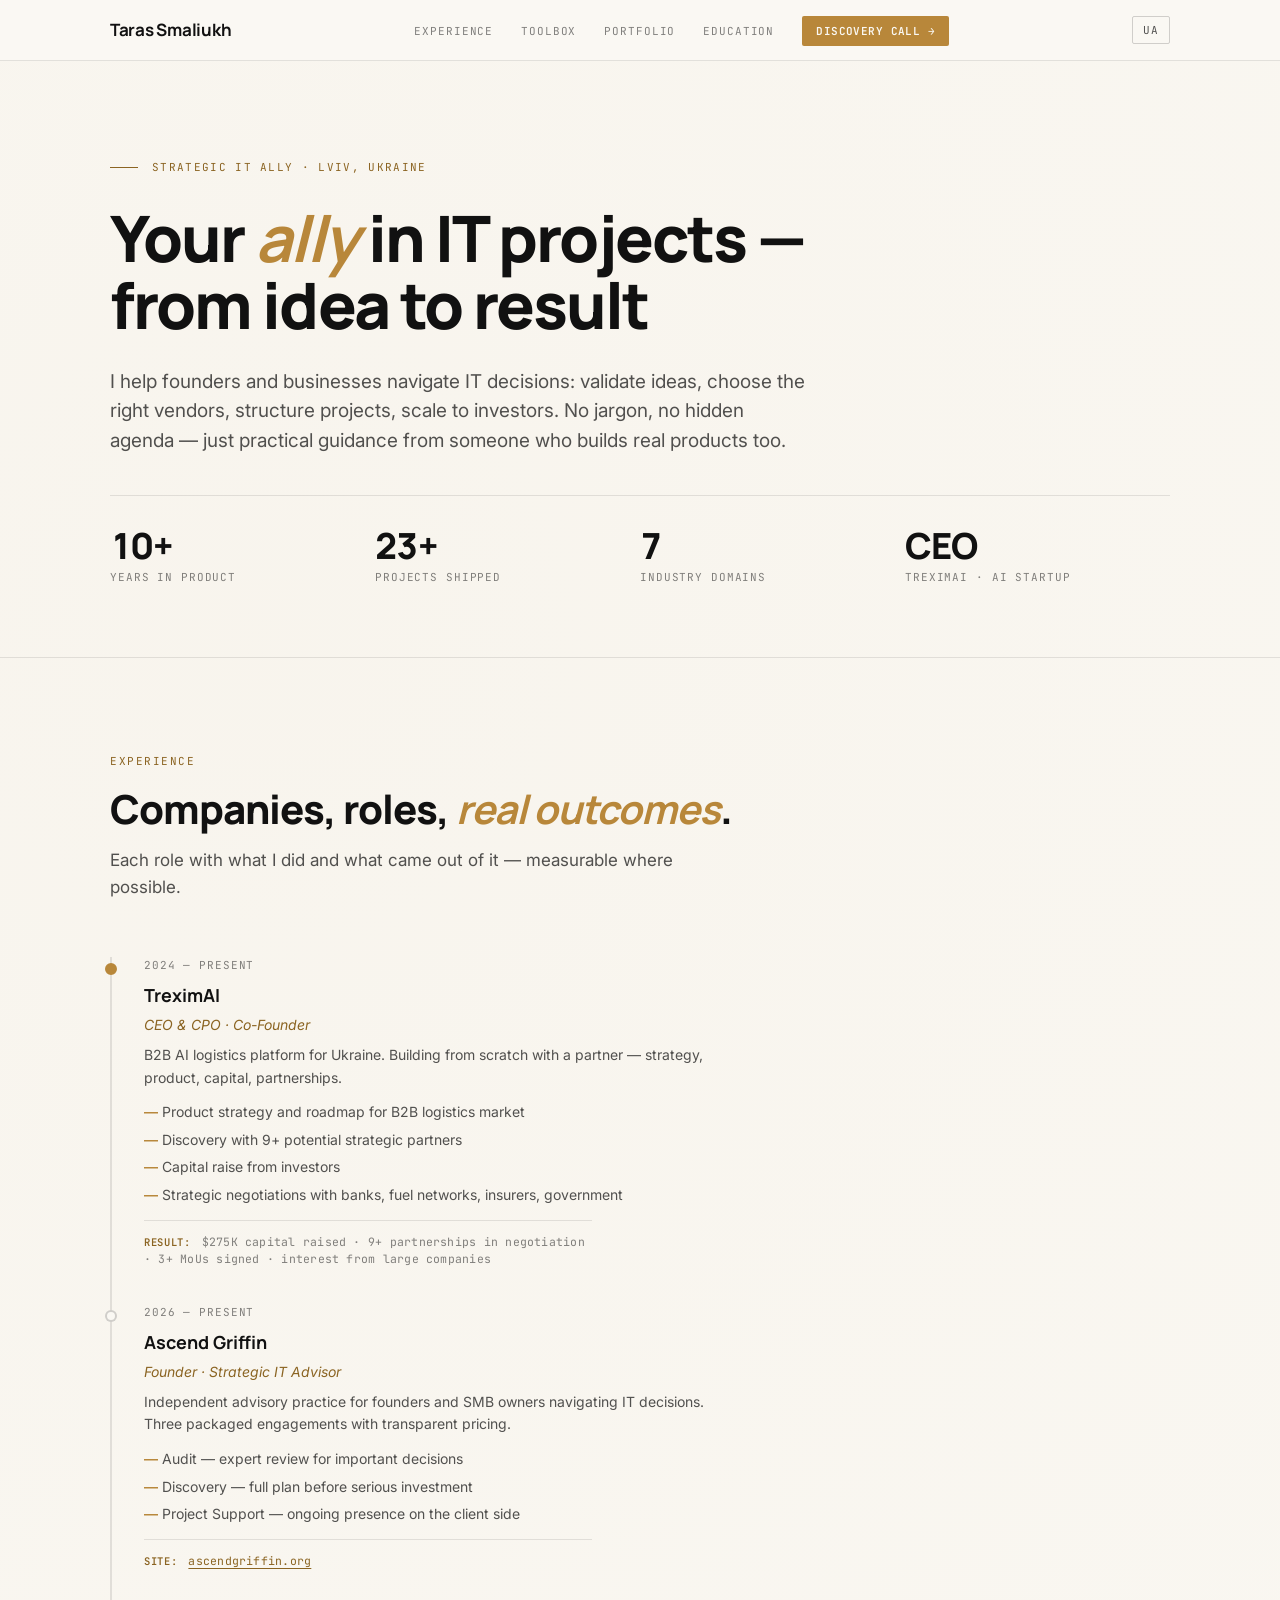
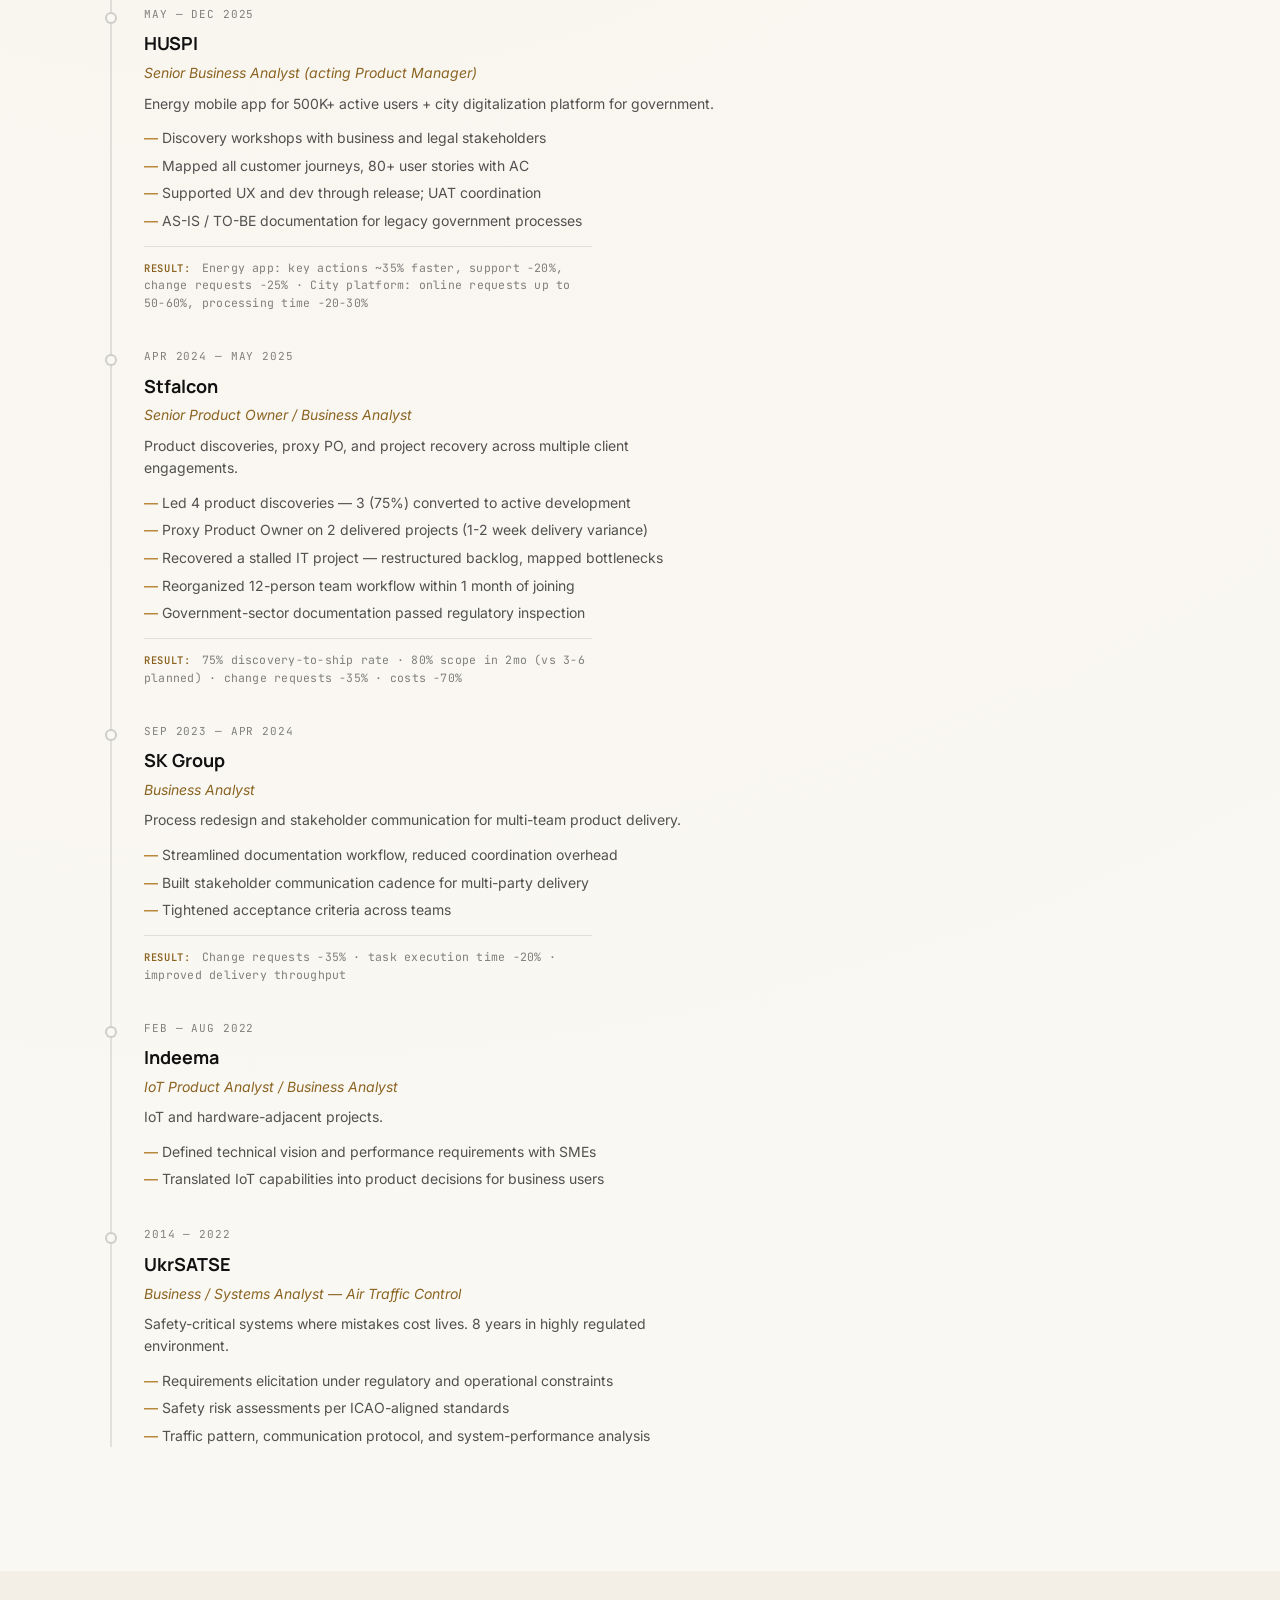
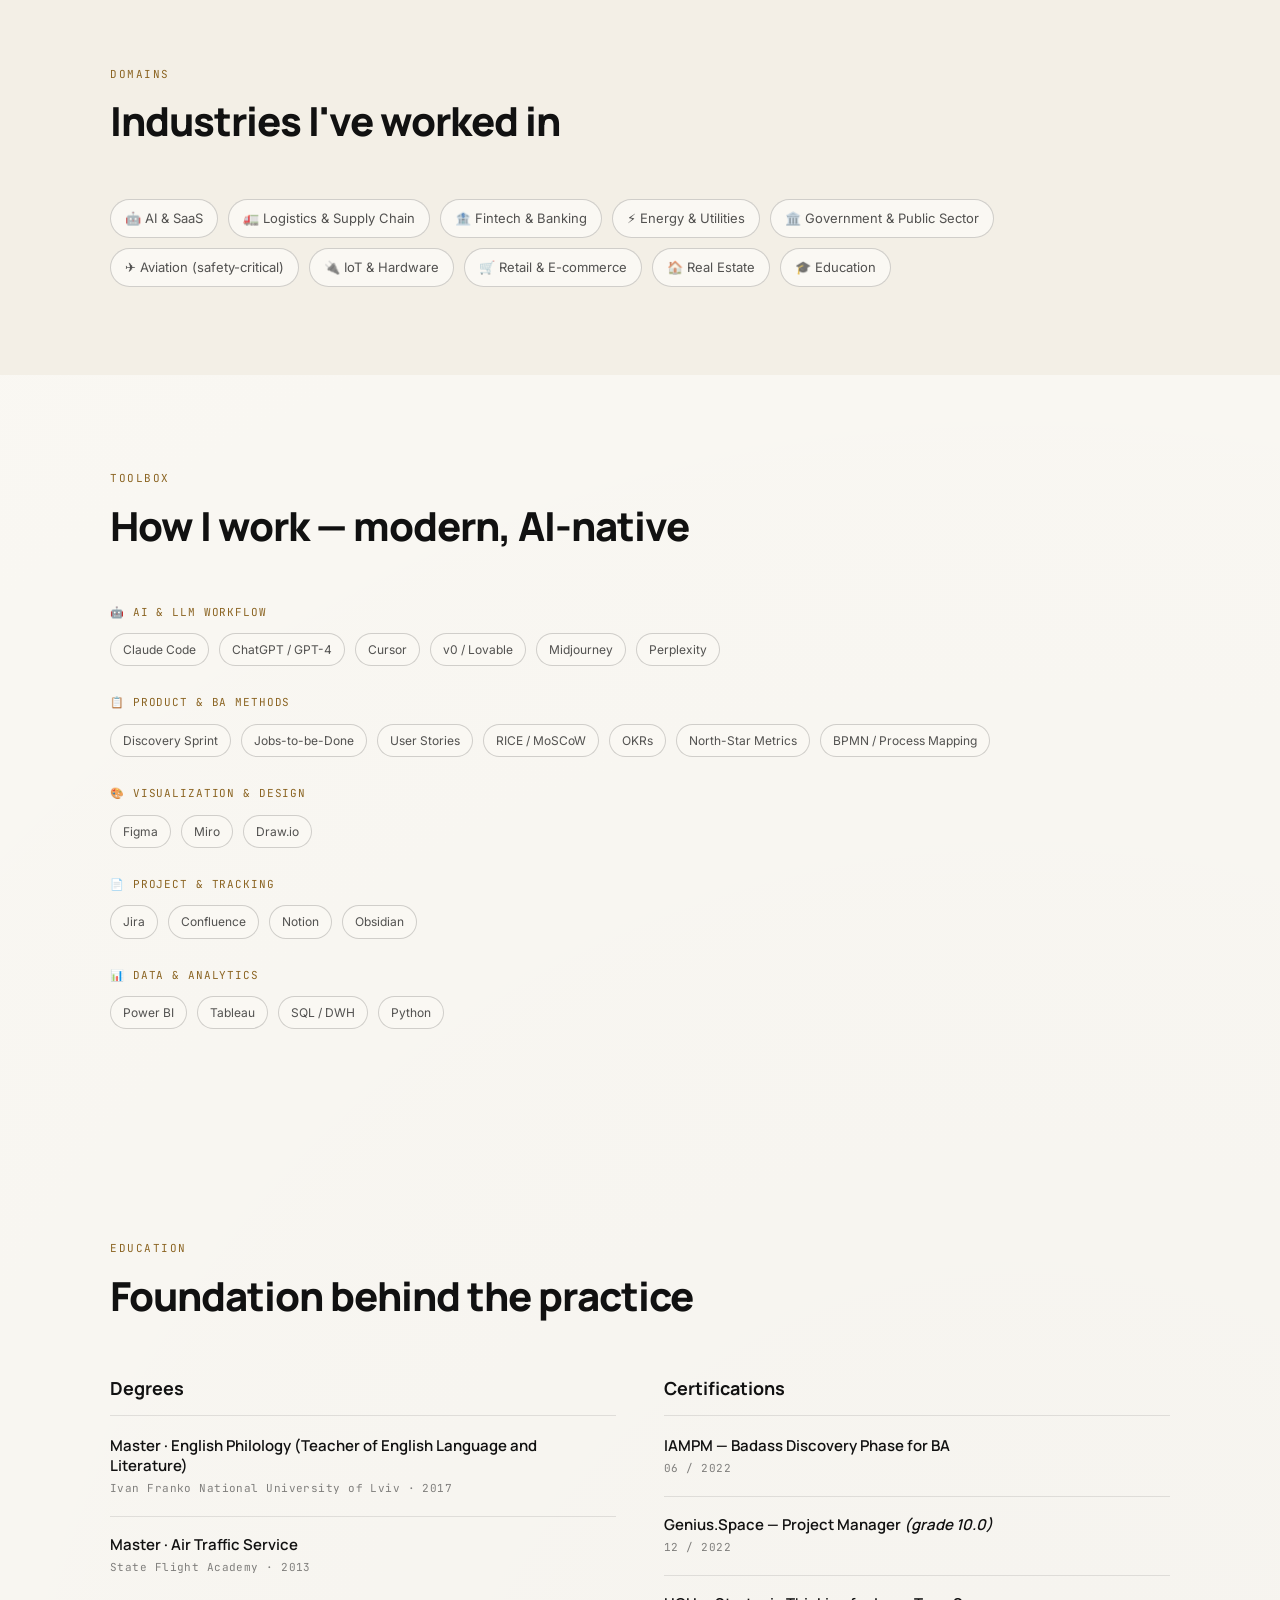
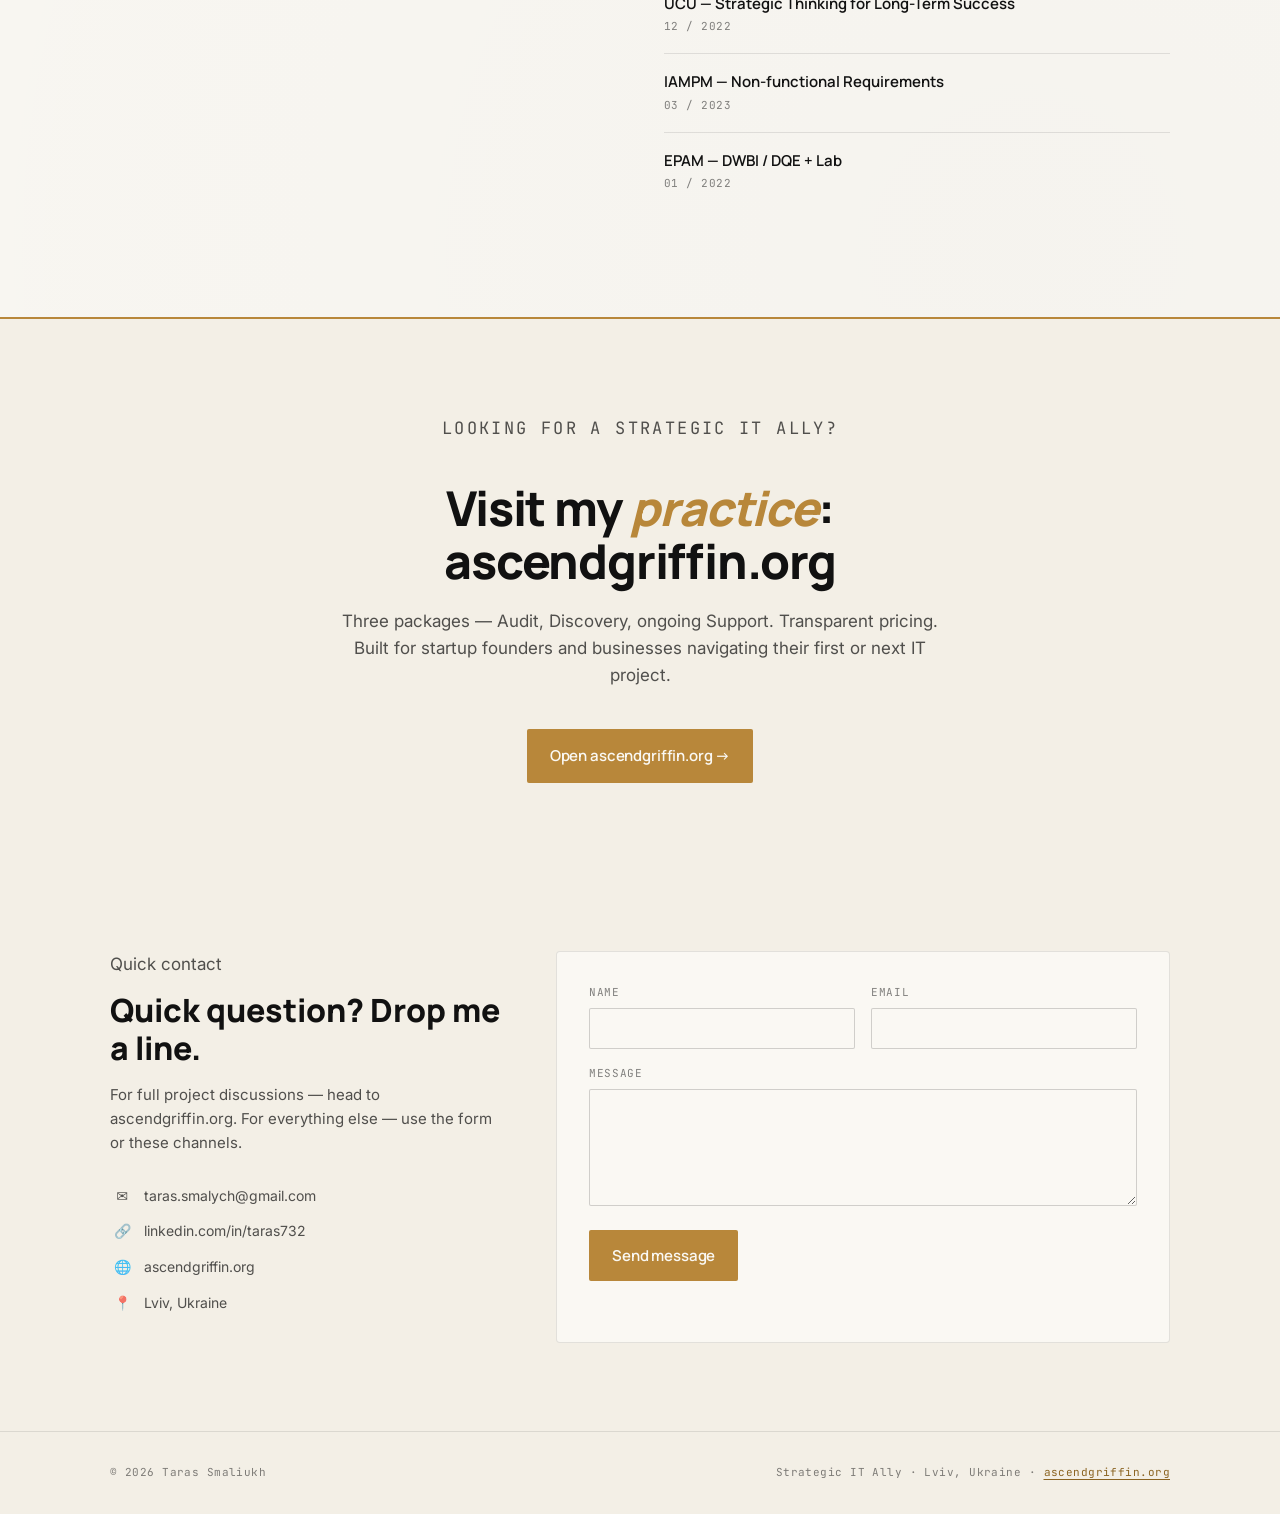
<file: index.html>
<!DOCTYPE html>
<html lang="en">
<head>
  <meta charset="UTF-8" />
  <meta name="viewport" content="width=device-width, initial-scale=1.0" />
  <title>Taras Smaliukh — Strategic IT Ally for Founders & Startups</title>
  <meta name="description" content="Strategic IT advisor for startup founders and businesses. From idea validation to scale — practical guidance, no jargon. Lviv, Ukraine.">
  <link rel="preconnect" href="https://fonts.googleapis.com">
  <link rel="preconnect" href="https://fonts.gstatic.com" crossorigin>
  <link href="https://fonts.googleapis.com/css2?family=Manrope:wght@400;500;600;700;800&family=Inter:wght@400;500;600;700&family=JetBrains+Mono:wght@400;500;600&display=swap" rel="stylesheet">
  <link rel="stylesheet" href="style.css">
</head>
<body>

<!-- NAV -->
<nav class="nav" id="nav">
  <div class="nav__inner">
    <a class="nav__name" href="#hero">Taras Smaliukh</a>
    <ul class="nav__links" id="navLinks">
      <li><a href="#experience" class="i18n" data-en="Experience" data-uk="Досвід">Experience</a></li>
      <li><a href="#tools" class="i18n" data-en="Toolbox" data-uk="Інструменти">Toolbox</a></li>
      <li><a href="portfolio.html" class="i18n" data-en="Portfolio" data-uk="Портфоліо">Portfolio</a></li>
      <li><a href="#education" class="i18n" data-en="Education" data-uk="Освіта">Education</a></li>
      <li><a href="https://ascendgriffin.org" target="_blank" rel="noopener" class="nav__cta i18n" data-en="Discovery Call →" data-uk="Discovery Call →">Discovery Call →</a></li>
    </ul>
    <div class="nav__right">
      <button class="lang-btn" id="langBtn" aria-label="Switch language">UA</button>
      <button class="nav__burger" aria-label="Menu" id="navBurger">
        <span></span><span></span><span></span>
      </button>
    </div>
  </div>
</nav>

<!-- HERO -->
<section class="hero" id="hero">
  <div class="hero__inner">
    <p class="hero__badge">
      <span class="i18n" data-en="Strategic IT Ally · Lviv, Ukraine" data-uk="Стратегічний IT-союзник · Львів, Україна">Strategic IT Ally · Lviv, Ukraine</span>
    </p>
    <h1 class="hero__title">
      <span class="i18n"
            data-en="Your <em>ally</em> in IT projects — from idea to result"
            data-uk="Ваш <em>союзник</em> у IT-проєктах — від ідеї до результату">
        Your <em>ally</em> in IT projects — from idea to result
      </span>
    </h1>
    <p class="hero__sub i18n"
       data-en="I help founders and businesses navigate IT decisions: validate ideas, choose the right vendors, structure projects, scale to investors. No jargon, no hidden agenda — just practical guidance from someone who builds real products too."
       data-uk="Допомагаю засновникам і бізнесу приймати IT-рішення: валідувати ідеї, обирати правильних виконавців, структурувати проєкти, масштабувати до інвесторів. Без жаргону і прихованих мотивів — тільки практичні поради від людини, яка сама будує реальні продукти.">
      I help founders and businesses navigate IT decisions: validate ideas, choose the right vendors, structure projects, scale to investors. No jargon, no hidden agenda — just practical guidance from someone who builds real products too.
    </p>

    <div class="hero__stats">
      <div class="stat">
        <span class="stat__num">10+</span>
        <span class="stat__label i18n" data-en="Years in product" data-uk="Років у продукті">Years in product</span>
      </div>
      <div class="stat">
        <span class="stat__num">23+</span>
        <span class="stat__label i18n" data-en="Projects shipped" data-uk="Проєктів реалізовано">Projects shipped</span>
      </div>
      <div class="stat">
        <span class="stat__num">7</span>
        <span class="stat__label i18n" data-en="Industry domains" data-uk="Доменів індустрії">Industry domains</span>
      </div>
      <div class="stat">
        <span class="stat__num">CEO</span>
        <span class="stat__label i18n" data-en="TreximAI · AI startup" data-uk="TreximAI · AI-стартап">TreximAI · AI startup</span>
      </div>
    </div>
  </div>
</section>

<!-- EXPERIENCE — career timeline with case-study details -->
<section class="section" id="experience">
  <div class="container">
    <div class="section__head fade-up">
      <span class="label i18n" data-en="Experience" data-uk="Досвід">Experience</span>
      <h2 class="i18n" data-en="Companies, roles, <em>real outcomes</em>." data-uk="Компанії, ролі, <em>справжні результати</em>.">Companies, roles, <em>real outcomes</em>.</h2>
      <p class="section__desc i18n"
         data-en="Each role with what I did and what came out of it — measurable where possible."
         data-uk="Кожна роль з тим, що я робив і що з цього вийшло — з вимірюваними результатами де можливо.">
        Each role with what I did and what came out of it — measurable where possible.
      </p>
    </div>

    <div class="timeline fade-up">

      <!-- TreximAI -->
      <div class="timeline__item is-active">
        <span class="timeline__period">2024 — Present</span>
        <h3 class="timeline__company">TreximAI</h3>
        <span class="timeline__role i18n" data-en="CEO &amp; CPO · Co-Founder" data-uk="CEO та CPO · Співзасновник">CEO & CPO · Co-Founder</span>
        <p class="timeline__desc i18n"
           data-en="B2B AI logistics platform for Ukraine. Building from scratch with a partner — strategy, product, capital, partnerships."
           data-uk="B2B AI-платформа для логістики в Україні. Будую з нуля разом з партнером — стратегія, продукт, капітал, партнерства.">
          B2B AI logistics platform for Ukraine. Building from scratch with a partner — strategy, product, capital, partnerships.
        </p>
        <ul class="timeline__bullets">
          <li class="i18n" data-en="Product strategy and roadmap for B2B logistics market" data-uk="Продуктова стратегія і roadmap для B2B-логістики">Product strategy and roadmap for B2B logistics market</li>
          <li class="i18n" data-en="Discovery with 9+ potential strategic partners" data-uk="Discovery з 9+ потенційними партнерами">Discovery with 9+ potential strategic partners</li>
          <li class="i18n" data-en="Capital raise from investors" data-uk="Залучення інвесторів і капіталу">Capital raise from investors</li>
          <li class="i18n" data-en="Strategic negotiations with banks, fuel networks, insurers, government" data-uk="Стратегічні переговори з банками, паливом, страховими, державою">Strategic negotiations with banks, fuel networks, insurers, government</li>
        </ul>
        <div class="timeline__result">
          <span class="timeline__result-label i18n" data-en="Result:" data-uk="Результат:">Result:</span>
          <span class="i18n" data-en="$275K capital raised · 9+ partnerships in negotiation · 3+ MoUs signed · interest from large companies" data-uk="$275K інвестицій · 9+ партнерств у переговорах · 3+ підписані меморандуми · інтерес від великих компаній">$275K capital raised · 9+ partnerships in negotiation · 3+ MoUs signed · interest from large companies</span>
        </div>
      </div>

      <!-- Ascend Griffin -->
      <div class="timeline__item">
        <span class="timeline__period">2026 — Present</span>
        <h3 class="timeline__company">Ascend Griffin</h3>
        <span class="timeline__role i18n" data-en="Founder · Strategic IT Advisor" data-uk="Засновник · Стратегічний IT-радник">Founder · Strategic IT Advisor</span>
        <p class="timeline__desc i18n"
           data-en="Independent advisory practice for founders and SMB owners navigating IT decisions. Three packaged engagements with transparent pricing."
           data-uk="Незалежна радницька практика для засновників і власників бізнесу, які приймають IT-рішення. Три пакети співпраці з прозорими цінами.">
          Independent advisory practice for founders and SMB owners navigating IT decisions. Three packaged engagements with transparent pricing.
        </p>
        <ul class="timeline__bullets">
          <li class="i18n" data-en="Audit — expert review for important decisions" data-uk="Аудит — експертна перевірка перед важливими рішеннями">Audit — expert review for important decisions</li>
          <li class="i18n" data-en="Discovery — full plan before serious investment" data-uk="Дослідження — повний план перед витратою бюджету">Discovery — full plan before serious investment</li>
          <li class="i18n" data-en="Project Support — ongoing presence on the client side" data-uk="Супровід проєкту — постійна присутність на стороні клієнта">Project Support — ongoing presence on the client side</li>
        </ul>
        <div class="timeline__result">
          <span class="timeline__result-label i18n" data-en="Site:" data-uk="Сайт:">Site:</span>
          <a href="https://ascendgriffin.org" target="_blank" rel="noopener">ascendgriffin.org</a>
        </div>
      </div>

      <!-- HUSPI -->
      <div class="timeline__item">
        <span class="timeline__period">May — Dec 2025</span>
        <h3 class="timeline__company">HUSPI</h3>
        <span class="timeline__role i18n" data-en="Senior Business Analyst (acting Product Manager)" data-uk="Senior Business Analyst (acting Product Manager)">Senior Business Analyst (acting Product Manager)</span>
        <p class="timeline__desc i18n"
           data-en="Energy mobile app for 500K+ active users + city digitalization platform for government."
           data-uk="Мобільний додаток для енергетики на 500K+ активних користувачів + платформа цифровізації для держадміністрації.">
          Energy mobile app for 500K+ active users + city digitalization platform for government.
        </p>
        <ul class="timeline__bullets">
          <li class="i18n" data-en="Discovery workshops with business and legal stakeholders" data-uk="Discovery-воркшопи з бізнесом і юристами">Discovery workshops with business and legal stakeholders</li>
          <li class="i18n" data-en="Mapped all customer journeys, 80+ user stories with AC" data-uk="Картування customer journeys, 80+ user stories з критеріями приймання">Mapped all customer journeys, 80+ user stories with AC</li>
          <li class="i18n" data-en="Supported UX and dev through release; UAT coordination" data-uk="Супровід UX і dev до релізу, координація UAT">Supported UX and dev through release; UAT coordination</li>
          <li class="i18n" data-en="AS-IS / TO-BE documentation for legacy government processes" data-uk="Документація AS-IS / TO-BE для legacy-процесів держсектору">AS-IS / TO-BE documentation for legacy government processes</li>
        </ul>
        <div class="timeline__result">
          <span class="timeline__result-label i18n" data-en="Result:" data-uk="Результат:">Result:</span>
          <span class="i18n" data-en="Energy app: key actions ~35% faster, support −20%, change requests −25% · City platform: online requests up to 50-60%, processing time −20-30%" data-uk="Енергетика: ключові дії на 35% швидші, дзвінки в підтримку −20%, зайвих змін −25% · Міська платформа: онлайн-звернення зросли до 50-60%, час обробки −20-30%">Energy app: key actions ~35% faster, support −20%, change requests −25% · City platform: online requests up to 50-60%, processing time −20-30%</span>
        </div>
      </div>

      <!-- Stfalcon -->
      <div class="timeline__item">
        <span class="timeline__period">Apr 2024 — May 2025</span>
        <h3 class="timeline__company">Stfalcon</h3>
        <span class="timeline__role i18n" data-en="Senior Product Owner / Business Analyst" data-uk="Senior Product Owner / Business Analyst">Senior Product Owner / Business Analyst</span>
        <p class="timeline__desc i18n"
           data-en="Product discoveries, proxy PO, and project recovery across multiple client engagements."
           data-uk="Product discoveries, proxy PO, відновлення проєктів на декількох клієнтських engagement-ах.">
          Product discoveries, proxy PO, and project recovery across multiple client engagements.
        </p>
        <ul class="timeline__bullets">
          <li class="i18n" data-en="Led 4 product discoveries — 3 (75%) converted to active development" data-uk="4 product discoveries — 3 (75%) дійшли до активної розробки">Led 4 product discoveries — 3 (75%) converted to active development</li>
          <li class="i18n" data-en="Proxy Product Owner on 2 delivered projects (1-2 week delivery variance)" data-uk="Proxy PO на 2 delivered проєктах з delivery variance 1-2 тижні">Proxy Product Owner on 2 delivered projects (1-2 week delivery variance)</li>
          <li class="i18n" data-en="Recovered a stalled IT project — restructured backlog, mapped bottlenecks" data-uk="Відновив застряглий IT-проєкт — переструктурував беклог, картував bottlenecks">Recovered a stalled IT project — restructured backlog, mapped bottlenecks</li>
          <li class="i18n" data-en="Reorganized 12-person team workflow within 1 month of joining" data-uk="Реорганізував workflow 12-особової команди за 1 місяць">Reorganized 12-person team workflow within 1 month of joining</li>
          <li class="i18n" data-en="Government-sector documentation passed regulatory inspection" data-uk="Документація для держсектору пройшла регуляторну перевірку">Government-sector documentation passed regulatory inspection</li>
        </ul>
        <div class="timeline__result">
          <span class="timeline__result-label i18n" data-en="Result:" data-uk="Результат:">Result:</span>
          <span class="i18n" data-en="75% discovery-to-ship rate · 80% scope in 2mo (vs 3-6 planned) · change requests −35% · costs −70%" data-uk="75% discovery-to-ship · 80% обсягу за 2 міс (замість 3-6) · зайвих змін −35% · витрат −70%">75% discovery-to-ship rate · 80% scope in 2mo (vs 3-6 planned) · change requests −35% · costs −70%</span>
        </div>
      </div>

      <!-- SK Group -->
      <div class="timeline__item">
        <span class="timeline__period">Sep 2023 — Apr 2024</span>
        <h3 class="timeline__company">SK Group</h3>
        <span class="timeline__role i18n" data-en="Business Analyst" data-uk="Business Analyst">Business Analyst</span>
        <p class="timeline__desc i18n"
           data-en="Process redesign and stakeholder communication for multi-team product delivery."
           data-uk="Перебудова процесів і налагодження stakeholder-комунікації для multi-team delivery.">
          Process redesign and stakeholder communication for multi-team product delivery.
        </p>
        <ul class="timeline__bullets">
          <li class="i18n" data-en="Streamlined documentation workflow, reduced coordination overhead" data-uk="Оптимізував workflow документування, зменшив coordination overhead">Streamlined documentation workflow, reduced coordination overhead</li>
          <li class="i18n" data-en="Built stakeholder communication cadence for multi-party delivery" data-uk="Налагодив stakeholder communication cadence для multi-party delivery">Built stakeholder communication cadence for multi-party delivery</li>
          <li class="i18n" data-en="Tightened acceptance criteria across teams" data-uk="Зробив acceptance criteria жорсткішими через команди">Tightened acceptance criteria across teams</li>
        </ul>
        <div class="timeline__result">
          <span class="timeline__result-label i18n" data-en="Result:" data-uk="Результат:">Result:</span>
          <span class="i18n" data-en="Change requests −35% · task execution time −20% · improved delivery throughput" data-uk="Change requests −35% · час виконання задач −20% · покращена delivery throughput">Change requests −35% · task execution time −20% · improved delivery throughput</span>
        </div>
      </div>

      <!-- Indeema -->
      <div class="timeline__item">
        <span class="timeline__period">Feb — Aug 2022</span>
        <h3 class="timeline__company">Indeema</h3>
        <span class="timeline__role i18n" data-en="IoT Product Analyst / Business Analyst" data-uk="IoT Product Analyst / Business Analyst">IoT Product Analyst / Business Analyst</span>
        <p class="timeline__desc i18n"
           data-en="IoT and hardware-adjacent projects."
           data-uk="IoT та суміжні з hardware проєкти.">
          IoT and hardware-adjacent projects.
        </p>
        <ul class="timeline__bullets">
          <li class="i18n" data-en="Defined technical vision and performance requirements with SMEs" data-uk="Визначав технічне бачення та вимоги до продуктивності разом з SME">Defined technical vision and performance requirements with SMEs</li>
          <li class="i18n" data-en="Translated IoT capabilities into product decisions for business users" data-uk="Перекладав IoT можливості у продуктові рішення для бізнес-користувачів">Translated IoT capabilities into product decisions for business users</li>
        </ul>
      </div>

      <!-- UkrSATSE -->
      <div class="timeline__item">
        <span class="timeline__period">2014 — 2022</span>
        <h3 class="timeline__company">UkrSATSE</h3>
        <span class="timeline__role i18n" data-en="Business / Systems Analyst — Air Traffic Control" data-uk="Business / Systems Analyst — Air Traffic Control">Business / Systems Analyst — Air Traffic Control</span>
        <p class="timeline__desc i18n"
           data-en="Safety-critical systems where mistakes cost lives. 8 years in highly regulated environment."
           data-uk="Safety-critical системи, де помилки коштують життя. 8 років у суворо регульованому середовищі.">
          Safety-critical systems where mistakes cost lives. 8 years in highly regulated environment.
        </p>
        <ul class="timeline__bullets">
          <li class="i18n" data-en="Requirements elicitation under regulatory and operational constraints" data-uk="Збір вимог в умовах регуляторних і операційних обмежень">Requirements elicitation under regulatory and operational constraints</li>
          <li class="i18n" data-en="Safety risk assessments per ICAO-aligned standards" data-uk="Оцінка safety-ризиків за стандартами ICAO">Safety risk assessments per ICAO-aligned standards</li>
          <li class="i18n" data-en="Traffic pattern, communication protocol, and system-performance analysis" data-uk="Аналіз traffic patterns, communication protocols і system performance">Traffic pattern, communication protocol, and system-performance analysis</li>
        </ul>
      </div>

    </div>
  </div>
</section>

<!-- DOMAINS -->
<section class="section section--alt" id="domains" data-section-domains>
  <div class="container">
    <div class="section__head fade-up">
      <span class="label i18n" data-en="Domains" data-uk="Домени">Domains</span>
      <h2 class="i18n" data-en="Industries I've worked in" data-uk="Галузі, в яких я працював">Industries I've worked in</h2>
    </div>
    <div class="tags fade-up">
      <span class="tag i18n" data-en="🤖 AI &amp; SaaS" data-uk="🤖 AI та SaaS">🤖 AI & SaaS</span>
      <span class="tag i18n" data-en="🚛 Logistics &amp; Supply Chain" data-uk="🚛 Логістика та supply chain">🚛 Logistics & Supply Chain</span>
      <span class="tag i18n" data-en="🏦 Fintech &amp; Banking" data-uk="🏦 Фінтех та банкінг">🏦 Fintech & Banking</span>
      <span class="tag i18n" data-en="⚡ Energy &amp; Utilities" data-uk="⚡ Енергетика">⚡ Energy & Utilities</span>
      <span class="tag i18n" data-en="🏛️ Government &amp; Public Sector" data-uk="🏛️ Держсектор">🏛️ Government & Public Sector</span>
      <span class="tag i18n" data-en="✈️ Aviation (safety-critical)" data-uk="✈️ Авіація (safety-critical)">✈️ Aviation (safety-critical)</span>
      <span class="tag i18n" data-en="🔌 IoT &amp; Hardware" data-uk="🔌 IoT та hardware">🔌 IoT & Hardware</span>
      <span class="tag i18n" data-en="🛒 Retail &amp; E-commerce" data-uk="🛒 Retail та e-commerce">🛒 Retail & E-commerce</span>
      <span class="tag i18n" data-en="🏠 Real Estate" data-uk="🏠 Нерухомість">🏠 Real Estate</span>
      <span class="tag i18n" data-en="🎓 Education" data-uk="🎓 Освіта">🎓 Education</span>
    </div>
  </div>
</section>

<!-- TOOLS -->
<section class="section" id="tools">
  <div class="container">
    <div class="section__head fade-up">
      <span class="label i18n" data-en="Toolbox" data-uk="Інструменти">Toolbox</span>
      <h2 class="i18n" data-en="How I work — modern, AI-native" data-uk="Як я працюю — modern, AI-native">How I work — modern, AI-native</h2>
    </div>
    <div class="fade-up">

      <div class="tool-group">
        <div class="tool-group__label i18n" data-en="🤖 AI &amp; LLM workflow" data-uk="🤖 AI та LLM workflow">🤖 AI & LLM workflow</div>
        <div class="tags tags--sm">
          <span class="tag">Claude Code</span>
          <span class="tag">ChatGPT / GPT-4</span>
          <span class="tag">Cursor</span>
          <span class="tag">v0 / Lovable</span>
          <span class="tag">Midjourney</span>
          <span class="tag">Perplexity</span>
        </div>
      </div>

      <div class="tool-group">
        <div class="tool-group__label i18n" data-en="📋 Product &amp; BA methods" data-uk="📋 Продуктові та BA методи">📋 Product & BA methods</div>
        <div class="tags tags--sm">
          <span class="tag">Discovery Sprint</span>
          <span class="tag">Jobs-to-be-Done</span>
          <span class="tag">User Stories</span>
          <span class="tag">RICE / MoSCoW</span>
          <span class="tag">OKRs</span>
          <span class="tag">North-Star Metrics</span>
          <span class="tag">BPMN / Process Mapping</span>
        </div>
      </div>

      <div class="tool-group">
        <div class="tool-group__label i18n" data-en="🎨 Visualization &amp; design" data-uk="🎨 Візуалізація та дизайн">🎨 Visualization & design</div>
        <div class="tags tags--sm">
          <span class="tag">Figma</span>
          <span class="tag">Miro</span>
          <span class="tag">Draw.io</span>
        </div>
      </div>

      <div class="tool-group">
        <div class="tool-group__label i18n" data-en="📄 Project &amp; tracking" data-uk="📄 Проєктний менеджмент">📄 Project & tracking</div>
        <div class="tags tags--sm">
          <span class="tag">Jira</span>
          <span class="tag">Confluence</span>
          <span class="tag">Notion</span>
          <span class="tag">Obsidian</span>
        </div>
      </div>

      <div class="tool-group">
        <div class="tool-group__label i18n" data-en="📊 Data &amp; analytics" data-uk="📊 Data та аналітика">📊 Data & analytics</div>
        <div class="tags tags--sm">
          <span class="tag">Power BI</span>
          <span class="tag">Tableau</span>
          <span class="tag">SQL / DWH</span>
          <span class="tag">Python</span>
        </div>
      </div>

    </div>
  </div>
</section>

<!-- EDUCATION + CERTIFICATIONS -->
<section class="section" id="education">
  <div class="container">
    <div class="section__head fade-up">
      <span class="label i18n" data-en="Education" data-uk="Освіта">Education</span>
      <h2 class="i18n" data-en="Foundation behind the practice" data-uk="Фундамент за практикою">Foundation behind the practice</h2>
    </div>
    <div class="edu-grid fade-up">

      <div class="edu-block">
        <h3 class="i18n" data-en="Degrees" data-uk="Освіта">Degrees</h3>
        <div class="edu-item">
          <div class="edu-item__name i18n" data-en="Master · English Philology (Teacher of English Language and Literature)" data-uk="Магістр · Англійська філологія (вчитель англійської мови та літератури)">Master · English Philology (Teacher of English Language and Literature)</div>
          <div class="edu-item__meta">Ivan Franko National University of Lviv · 2017</div>
        </div>
        <div class="edu-item">
          <div class="edu-item__name i18n" data-en="Master · Air Traffic Service" data-uk="Магістр · Управління повітряним рухом">Master · Air Traffic Service</div>
          <div class="edu-item__meta">State Flight Academy · 2013</div>
        </div>
      </div>

      <div class="edu-block">
        <h3 class="i18n" data-en="Certifications" data-uk="Сертифікати">Certifications</h3>
        <div class="edu-item">
          <div class="edu-item__name">IAMPM — Badass Discovery Phase for BA</div>
          <div class="edu-item__meta">06 / 2022</div>
        </div>
        <div class="edu-item">
          <div class="edu-item__name">Genius.Space — Project Manager <em>(grade 10.0)</em></div>
          <div class="edu-item__meta">12 / 2022</div>
        </div>
        <div class="edu-item">
          <div class="edu-item__name">UCU — Strategic Thinking for Long-Term Success</div>
          <div class="edu-item__meta">12 / 2022</div>
        </div>
        <div class="edu-item">
          <div class="edu-item__name">IAMPM — Non-functional Requirements</div>
          <div class="edu-item__meta">03 / 2023</div>
        </div>
        <div class="edu-item">
          <div class="edu-item__name">EPAM — DWBI / DQE + Lab</div>
          <div class="edu-item__meta">01 / 2022</div>
        </div>
      </div>

    </div>
  </div>
</section>

<!-- CTA — link to Ascend Griffin -->
<section class="section section--cta" id="cta">
  <div class="container fade-up">
    <p class="cta-eyebrow i18n" data-en="Looking for a strategic IT ally?" data-uk="Шукаєте стратегічного IT-союзника?">Looking for a strategic IT ally?</p>
    <h2 class="i18n"
        data-en="Visit my <em>practice</em>: ascendgriffin.org"
        data-uk="Завітайте у мою <em>практику</em>: ascendgriffin.org">
      Visit my <em>practice</em>: ascendgriffin.org
    </h2>
    <p class="i18n"
       data-en="Three packages — Audit, Discovery, ongoing Support. Transparent pricing. Built for startup founders and businesses navigating their first or next IT project."
       data-uk="Три пакети — Аудит, Дослідження, Супровід проєкту. Прозорі ціни. Створено для засновників стартапів і бізнесу, які запускають перший або наступний IT-проєкт.">
      Three packages — Audit, Discovery, ongoing Support. Transparent pricing. Built for startup founders and businesses navigating their first or next IT project.
    </p>
    <a href="https://ascendgriffin.org" target="_blank" rel="noopener" class="btn btn--primary i18n" data-en="Open ascendgriffin.org →" data-uk="Відкрити ascendgriffin.org →">Open ascendgriffin.org →</a>
  </div>
</section>

<!-- CONTACT -->
<section class="section section--alt" id="contact">
  <div class="container">
    <div class="contact-layout fade-up">

      <div class="contact-left">
        <span class="label i18n" data-en="Quick contact" data-uk="Швидкий контакт">Quick contact</span>
        <h2 class="i18n"
            data-en="Quick question? Drop me a line."
            data-uk="Маєте швидке питання? Напишіть.">
          Quick question? Drop me a line.
        </h2>
        <p class="i18n"
           data-en="For full project discussions — head to ascendgriffin.org. For everything else — use the form or these channels."
           data-uk="Для повного обговорення проекту — заходьте на ascendgriffin.org. Для іншого — форма або канали нижче.">
          For full project discussions — head to ascendgriffin.org. For everything else — use the form or these channels.
        </p>
        <div class="contact-info">
          <button class="contact-info__item contact-info__copy" data-copy="taras.smalych@gmail.com" type="button">
            <span class="contact-info__icon">✉️</span>
            taras.smalych@gmail.com
          </button>
          <a href="https://www.linkedin.com/in/taras732/" target="_blank" rel="noopener" class="contact-info__item">
            <span class="contact-info__icon">🔗</span>
            linkedin.com/in/taras732
          </a>
          <a href="https://ascendgriffin.org" target="_blank" rel="noopener" class="contact-info__item">
            <span class="contact-info__icon">🌐</span>
            ascendgriffin.org
          </a>
          <div class="contact-info__item">
            <span class="contact-info__icon">📍</span>
            Lviv, Ukraine
          </div>
        </div>
      </div>

      <form class="contact-form" id="contactForm" novalidate>
        <div class="form-row">
          <div class="form-field">
            <label class="i18n" data-en="Name" data-uk="Ім'я">Name</label>
            <input type="text" name="name" autocomplete="name" required>
          </div>
          <div class="form-field">
            <label class="i18n" data-en="Email" data-uk="Email">Email</label>
            <input type="email" name="email" autocomplete="email" required>
          </div>
        </div>
        <div class="form-field">
          <label class="i18n" data-en="Message" data-uk="Повідомлення">Message</label>
          <textarea name="message" rows="5" required></textarea>
        </div>
        <div class="form-actions">
          <button type="submit" class="btn btn--primary" id="submitBtn">
            <span class="btn-label i18n" data-en="Send message" data-uk="Надіслати">Send message</span>
          </button>
        </div>
        <div class="form-status" id="formStatus" aria-live="polite"></div>
      </form>

    </div>
  </div>
</section>

<footer class="footer">
  <div class="container footer__inner">
    <span>© 2026 Taras Smaliukh</span>
    <span>Strategic IT Ally · Lviv, Ukraine · <a href="https://ascendgriffin.org" target="_blank" rel="noopener">ascendgriffin.org</a></span>
  </div>
</footer>

<script src="script.js"></script>
</body>
</html>
</file>
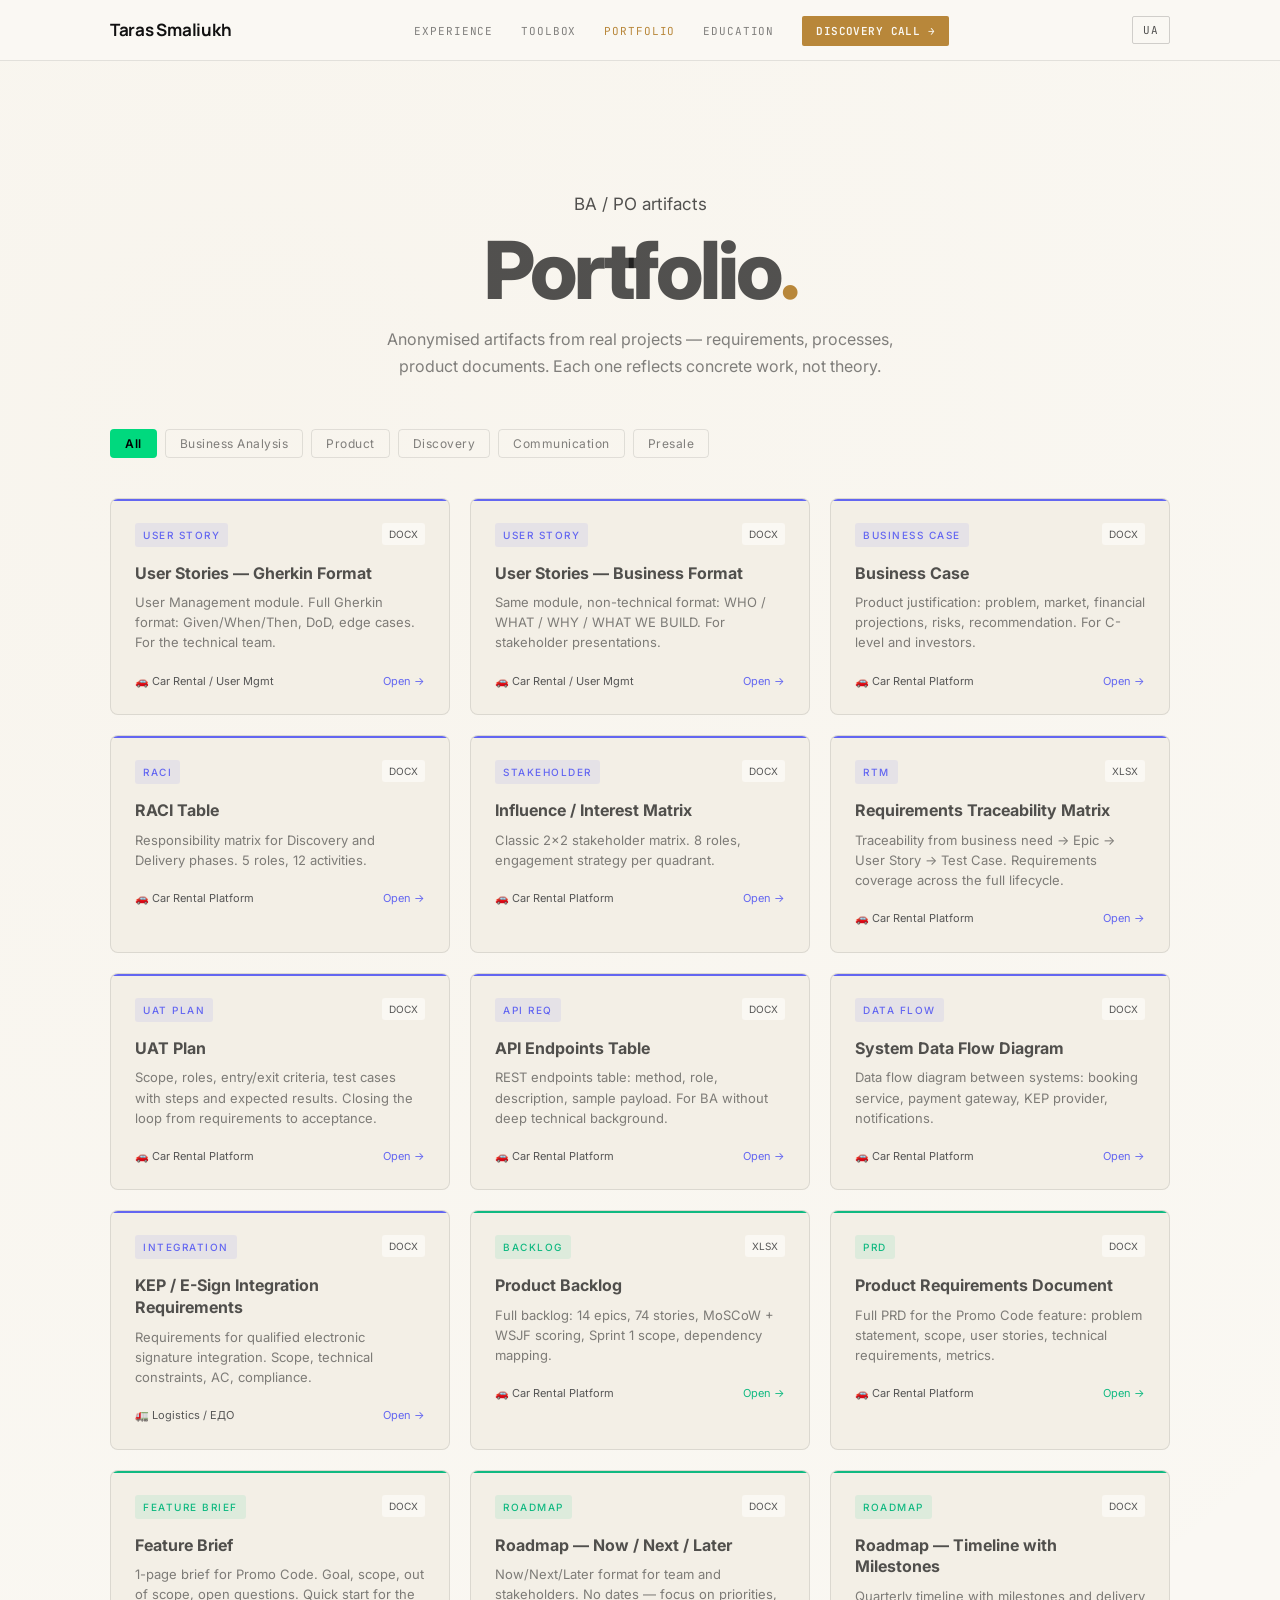
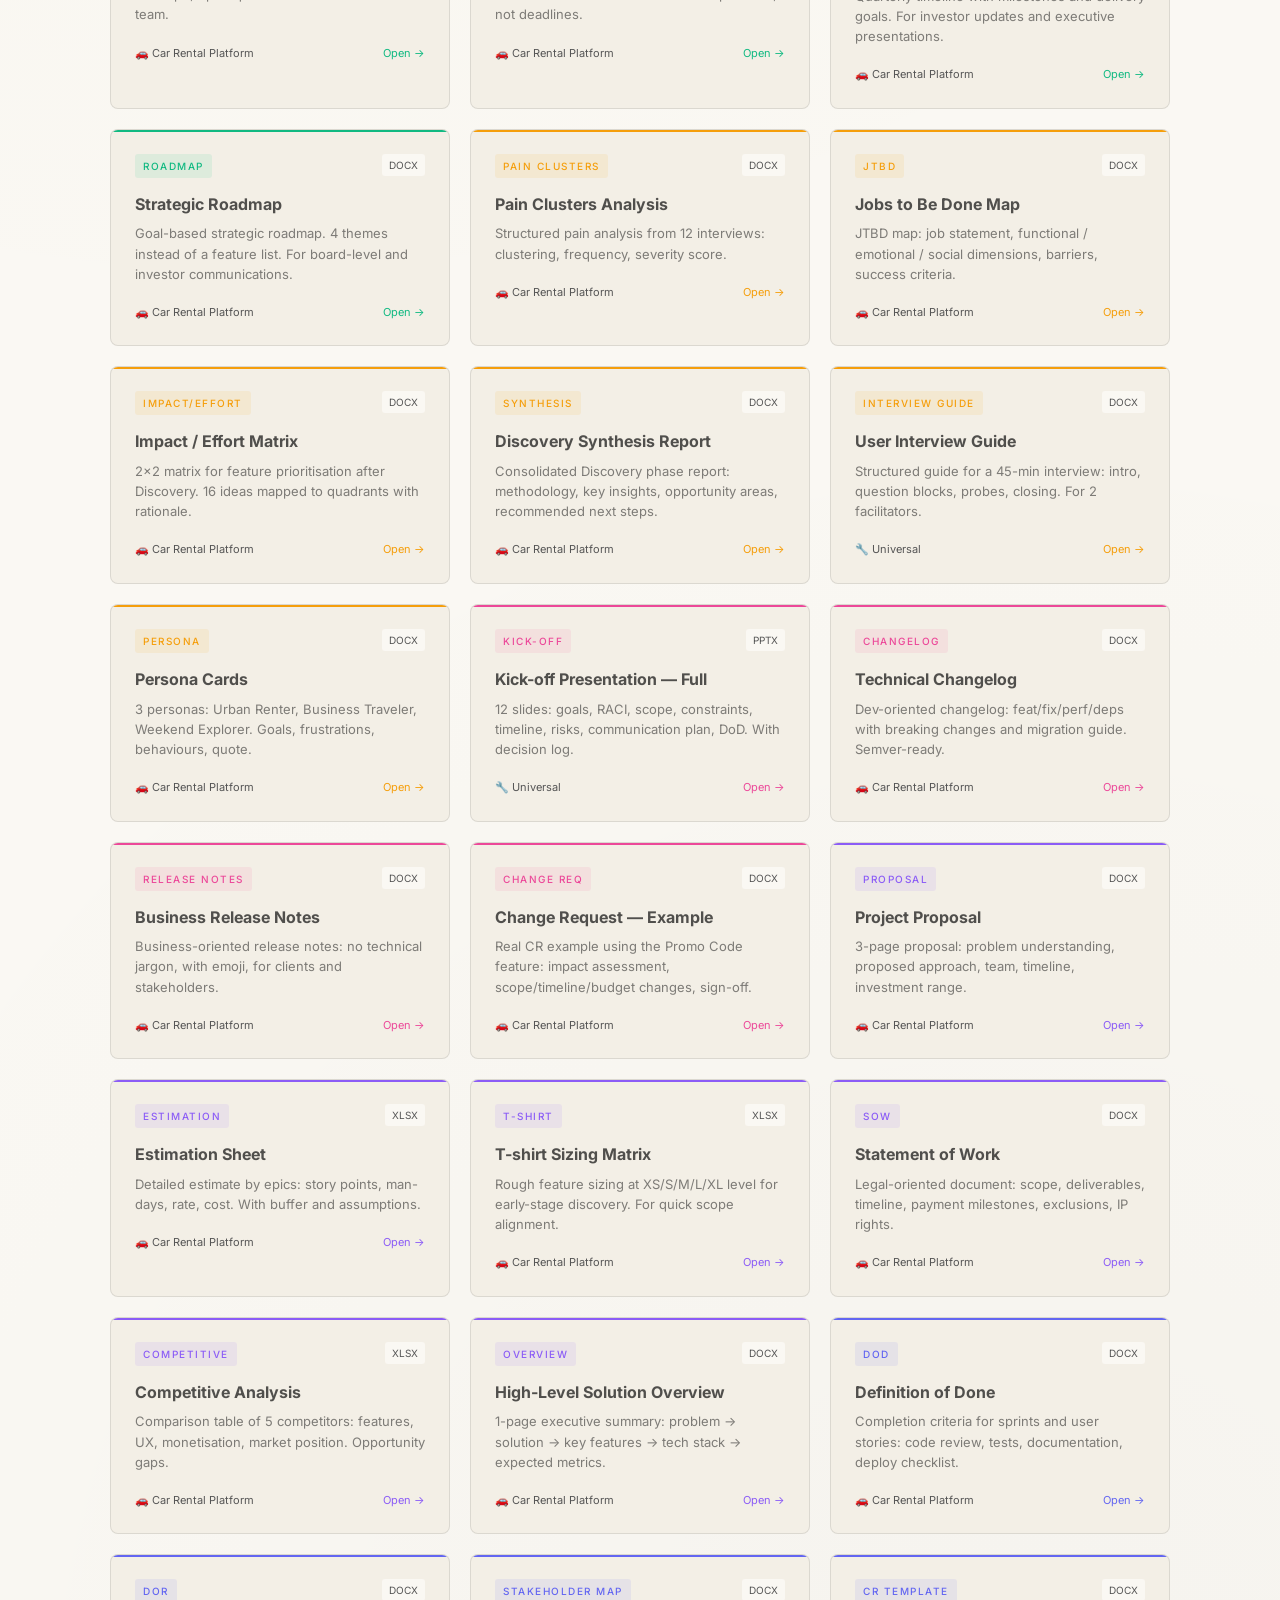
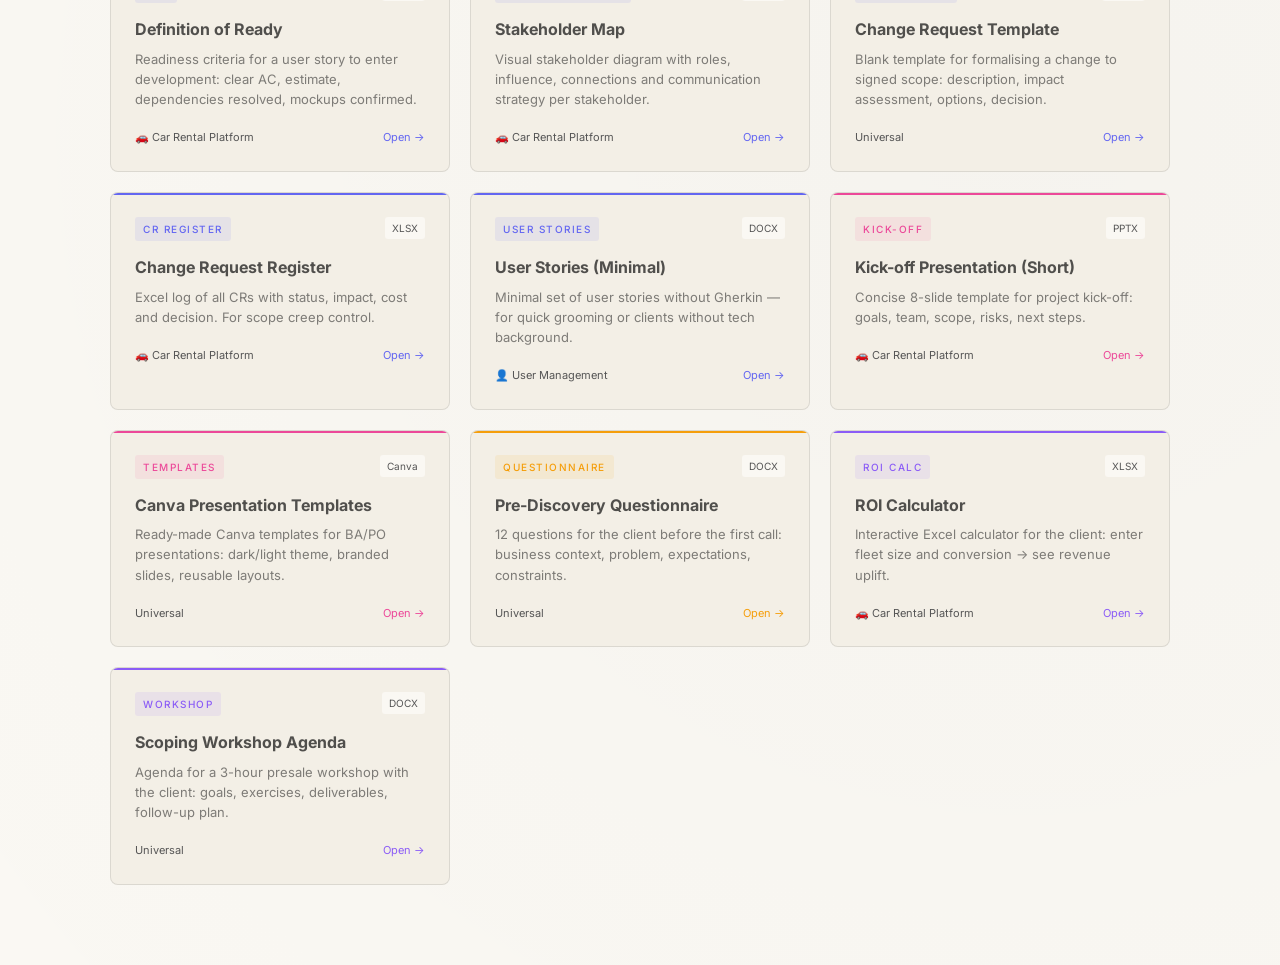
<file: portfolio.html>
<!DOCTYPE html>
<html lang="en">
<head>
  <meta charset="UTF-8" />
  <meta name="viewport" content="width=device-width, initial-scale=1.0" />
  <title>Artifacts Portfolio — Taras Smaliukh</title>
  <meta name="description" content="BA/PO artifacts portfolio — user stories, BPMN processes, PRDs, discovery research. Anonymised real-project documents.">
  <link rel="preconnect" href="https://fonts.googleapis.com">
  <link rel="preconnect" href="https://fonts.gstatic.com" crossorigin>
  <link href="https://fonts.googleapis.com/css2?family=Manrope:wght@400;500;600;700;800&family=Inter:wght@400;500;600;700&family=JetBrains+Mono:wght@400;500;600&display=swap" rel="stylesheet">
  <link rel="stylesheet" href="style.css">
  <link rel="stylesheet" href="portfolio.css">
</head>
<body>

<!-- NAV -->
<nav class="nav" id="nav">
  <div class="nav__inner">
    <a class="nav__name" href="index.html">Taras Smaliukh</a>
    <ul class="nav__links" id="navLinks">
      <li><a href="index.html#experience" class="i18n" data-en="Experience" data-uk="Досвід">Experience</a></li>
      <li><a href="index.html#tools" class="i18n" data-en="Toolbox" data-uk="Інструменти">Toolbox</a></li>
      <li><a href="portfolio.html" class="nav__portfolio-active i18n" data-en="Portfolio" data-uk="Портфоліо">Portfolio</a></li>
      <li><a href="index.html#education" class="i18n" data-en="Education" data-uk="Освіта">Education</a></li>
      <li><a href="https://ascendgriffin.org" target="_blank" rel="noopener" class="nav__cta i18n" data-en="Discovery Call →" data-uk="Discovery Call →">Discovery Call →</a></li>
    </ul>
    <div class="nav__right">
      <button class="lang-btn" id="langBtn" aria-label="Switch language">UA</button>
      <button class="nav__burger" aria-label="Menu" id="navBurger">
        <span></span><span></span><span></span>
      </button>
    </div>
  </div>
</nav>

<!-- PAGE HEADER -->
<div class="pf-page-header">
  <div class="container">
    <span class="label fade-up i18n" data-en="BA / PO artifacts" data-uk="Артефакти BA / PO">BA / PO artifacts</span>
    <h1 class="pf-title fade-up">
      Portfolio<span class="pf-title-dot">.</span>
    </h1>
    <p class="pf-subtitle fade-up i18n"
       data-en="Anonymised artifacts from real projects — requirements, processes, product documents. Each one reflects concrete work, not theory."
       data-uk="Анонімізовані артефакти з реальних проектів — вимоги, процеси, продуктові документи. Кожен — конкретна робота, не теорія.">
      Anonymised artifacts from real projects — requirements, processes, product documents. Each one reflects concrete work, not theory.
    </p>
  </div>
</div>

<!-- FILTERS -->
<div class="pf-filters-bar">
  <div class="container">
    <div class="pf-filters" id="pfFilters"></div>
  </div>
</div>

<!-- GRID -->
<div class="pf-section">
  <div class="container">
    <div class="pf-grid" id="pfGrid"></div>
  </div>
</div>

<!-- MODAL -->
<div class="pf-overlay" id="pfOverlay" role="dialog" aria-modal="true">
  <div class="pf-modal" id="pfModal">
    <div class="pf-modal__header">
      <div>
        <span class="pf-modal__meta" id="pfModalMeta"></span>
        <h2 class="pf-modal__title" id="pfModalTitle"></h2>
      </div>
      <button class="pf-modal__close" id="pfModalClose" aria-label="Close">✕</button>
    </div>
    <div class="pf-modal__body">
      <div class="pf-preview" id="pfPreview"></div>
      <div class="pf-modal__footer" id="pfModalFooter"></div>
    </div>
  </div>
</div>

<script src="portfolio.js"></script>
</body>
</html>
</file>
<file: style.css>
/* ============================================================
   ASCEND GRIFFIN-aligned CV site — Paper Atelier theme
   ============================================================ */

:root {
  /* Backgrounds (Paper Atelier ivory-first) */
  --bg-0: #FAF8F3;
  --bg-1: #F3EFE6;
  --bg-2: #EAE4D6;
  --bg-3: #E0D8C4;
  --bg-ink: #1A1916;

  /* Text */
  --text-1: #111111;
  --text-2: rgba(17, 17, 17, .72);
  --text-3: rgba(17, 17, 17, .52);
  --text-4: rgba(17, 17, 17, .32);
  --text-on-ink: #FAFAFA;
  --text-on-ink-muted: rgba(250, 250, 250, .72);

  /* Borders */
  --border-1: rgba(17, 17, 17, .10);
  --border-2: rgba(17, 17, 17, .18);
  --border-3: rgba(17, 17, 17, .34);

  /* Accent — editorial gold (matches Ascend Griffin) */
  --accent: #B8873A;
  --accent-hover: #A3762A;
  --accent-pressed: #8B6422;
  --accent-subtle: rgba(184, 135, 58, .10);
  --accent-border: rgba(184, 135, 58, .40);
  --accent-ink: #FAF8F3;

  /* Semantic */
  --success: #2E7D4F;
  --warning: #B5721B;
  --danger: #B23B3B;

  /* Fonts */
  --font-display: "Manrope", ui-sans-serif, system-ui, sans-serif;
  --font-body: "Inter", ui-sans-serif, system-ui, sans-serif;
  --font-mono: "JetBrains Mono", ui-monospace, SFMono-Regular, Menlo, monospace;

  /* Motion */
  --dur-fast: 140ms;
  --dur-base: 240ms;
  --ease: cubic-bezier(0.2, 0.8, 0.2, 1);

  /* Shadow */
  --shadow-sm: 0 1px 2px rgba(17, 17, 17, .04), 0 1px 3px rgba(17, 17, 17, .06);
  --shadow-md: 0 4px 12px rgba(17, 17, 17, .06), 0 2px 4px rgba(17, 17, 17, .04);
  --shadow-lg: 0 18px 36px rgba(17, 17, 17, .08), 0 6px 12px rgba(17, 17, 17, .05);

  --r: 4px;
  --container: 1140px;
}

/* ============================================================
   RESET
   ============================================================ */
*, *::before, *::after { box-sizing: border-box; margin: 0; padding: 0; }
html { scroll-behavior: smooth; font-size: 16px; }
body {
  font-family: var(--font-body);
  background: var(--bg-0);
  color: var(--text-2);
  font-size: 17px;
  line-height: 1.6;
  -webkit-font-smoothing: antialiased;
  -moz-osx-font-smoothing: grayscale;
  background-image:
    radial-gradient(circle at 20% 10%, rgba(184, 135, 58, .03), transparent 40%),
    radial-gradient(circle at 80% 80%, rgba(17, 17, 17, .02), transparent 40%);
}
a { color: inherit; text-decoration: none; }
img { max-width: 100%; display: block; }
button { font-family: inherit; cursor: pointer; }

:focus { outline: none; }
:focus-visible {
  outline: 2px solid var(--accent);
  outline-offset: 3px;
  border-radius: 2px;
}

/* ============================================================
   LAYOUT
   ============================================================ */
.container {
  max-width: var(--container);
  margin: 0 auto;
  padding: 0 40px;
}
@media (max-width: 720px) {
  .container { padding: 0 20px; }
}

.section {
  padding: 88px 0;
}
.section--alt {
  background: var(--bg-1);
}
.section__head {
  margin-bottom: 56px;
  max-width: 720px;
}
.section__head h2 {
  font-family: var(--font-display);
  font-size: clamp(28px, 4vw, 40px);
  font-weight: 800;
  letter-spacing: -0.025em;
  line-height: 1.1;
  color: var(--text-1);
  margin: 0 0 16px;
}
.section__head em {
  font-style: italic;
  color: var(--accent);
  font-weight: 700;
}
.section__head .label {
  display: inline-block;
  font-family: var(--font-mono);
  font-size: 11px;
  letter-spacing: 0.14em;
  text-transform: uppercase;
  color: var(--accent-pressed);
  margin-bottom: 16px;
}
.section__desc {
  font-size: 17px;
  line-height: 1.6;
  color: var(--text-2);
  max-width: 56ch;
  margin: 0;
}

/* ============================================================
   NAV
   ============================================================ */
.nav {
  position: sticky;
  top: 0;
  z-index: 100;
  background: var(--bg-0);
  border-bottom: 1px solid var(--border-1);
  transition: padding var(--dur-fast) var(--ease);
}
.nav__inner {
  max-width: var(--container);
  margin: 0 auto;
  padding: 16px 40px;
  display: flex;
  align-items: center;
  justify-content: space-between;
  gap: 24px;
}
@media (max-width: 720px) {
  .nav__inner { padding: 14px 20px; }
}
.nav__name {
  font-family: var(--font-display);
  font-size: 17px;
  font-weight: 700;
  letter-spacing: -0.015em;
  color: var(--text-1);
}
.nav__links {
  display: flex;
  align-items: center;
  gap: 28px;
  list-style: none;
}
.nav__links a {
  font-family: var(--font-mono);
  font-size: 11px;
  letter-spacing: 0.08em;
  text-transform: uppercase;
  color: var(--text-3);
  transition: color var(--dur-fast) var(--ease);
}
.nav__links a:hover { color: var(--text-1); }
.nav__cta {
  background: var(--accent);
  color: var(--accent-ink) !important;
  padding: 8px 14px;
  border-radius: 2px;
  font-weight: 600;
  letter-spacing: 0.04em !important;
  transition: background var(--dur-fast) var(--ease);
}
.nav__cta:hover {
  background: var(--accent-hover);
  color: var(--accent-ink) !important;
}
.nav__right { display: flex; align-items: center; gap: 16px; }
.lang-btn {
  background: transparent;
  border: 1px solid var(--border-2);
  padding: 6px 10px;
  font-family: var(--font-mono);
  font-size: 11px;
  letter-spacing: 0.08em;
  color: var(--text-2);
  border-radius: 2px;
  transition: all var(--dur-fast) var(--ease);
}
.lang-btn:hover { border-color: var(--accent); color: var(--accent-pressed); }
.nav__burger {
  display: none;
  background: transparent;
  border: 1px solid var(--border-2);
  padding: 6px 10px;
  border-radius: 2px;
  flex-direction: column;
  gap: 3px;
}
.nav__burger span {
  display: block;
  width: 16px;
  height: 1.5px;
  background: var(--text-1);
}
@media (max-width: 720px) {
  .nav__links { display: none; }
  .nav__burger { display: flex; }
  .nav__links.is-open {
    display: flex;
    flex-direction: column;
    position: absolute;
    top: 100%;
    left: 0;
    right: 0;
    background: var(--bg-0);
    padding: 20px;
    border-bottom: 1px solid var(--border-1);
    align-items: flex-start;
    gap: 18px;
  }
}

/* ============================================================
   HERO
   ============================================================ */
.hero {
  padding: 88px 0 72px;
  border-bottom: 1px solid var(--border-1);
}
@media (max-width: 720px) {
  .hero { padding: 60px 0 56px; }
}
.hero__inner {
  max-width: var(--container);
  margin: 0 auto;
  padding: 0 40px;
}
@media (max-width: 720px) {
  .hero__inner { padding: 0 20px; }
}
.hero__badge {
  display: inline-flex;
  align-items: center;
  gap: 14px;
  font-family: var(--font-mono);
  font-size: 11px;
  letter-spacing: 0.12em;
  text-transform: uppercase;
  color: var(--accent-pressed);
  margin-bottom: 28px;
}
.hero__badge::before {
  content: "";
  width: 28px;
  height: 1px;
  background: var(--accent-pressed);
}
.hero__title {
  font-family: var(--font-display);
  font-size: clamp(36px, 5.6vw, 64px);
  font-weight: 800;
  letter-spacing: -0.03em;
  line-height: 1.05;
  color: var(--text-1);
  margin: 0 0 28px;
  max-width: 19ch;
}
.hero__title em {
  font-style: italic;
  font-weight: 700;
  color: var(--accent);
}
.hero__sub {
  font-size: 19px;
  line-height: 1.55;
  color: var(--text-2);
  max-width: 58ch;
  margin: 0 0 40px;
}
.hero__actions {
  display: flex;
  flex-wrap: wrap;
  gap: 14px;
  align-items: center;
  margin-bottom: 48px;
}
.hero__stats {
  display: grid;
  grid-template-columns: repeat(4, 1fr);
  gap: 0;
  border-top: 1px solid var(--border-1);
  padding-top: 32px;
}
@media (max-width: 720px) {
  .hero__stats { grid-template-columns: repeat(2, 1fr); gap: 24px 16px; }
}
.stat {
  display: flex;
  flex-direction: column;
  gap: 6px;
}
.stat__num {
  font-family: var(--font-display);
  font-size: clamp(28px, 3vw, 36px);
  font-weight: 800;
  letter-spacing: -0.02em;
  color: var(--text-1);
  line-height: 1;
  font-variant-numeric: tabular-nums;
}
.stat__label {
  font-family: var(--font-mono);
  font-size: 11px;
  letter-spacing: 0.08em;
  text-transform: uppercase;
  color: var(--text-3);
  line-height: 1.4;
}

/* ============================================================
   BUTTONS
   ============================================================ */
.btn {
  display: inline-flex;
  align-items: center;
  gap: 10px;
  padding: 14px 22px;
  font-family: var(--font-display);
  font-size: 15px;
  font-weight: 600;
  letter-spacing: -0.01em;
  border-radius: 2px;
  border: 1px solid transparent;
  text-decoration: none;
  transition: all var(--dur-base) var(--ease);
  cursor: pointer;
  white-space: nowrap;
}
.btn--primary {
  background: var(--accent);
  color: var(--accent-ink);
}
.btn--primary:hover {
  background: var(--accent-hover);
  transform: translateY(-1px);
}
.btn--ghost {
  background: transparent;
  color: var(--text-1);
  border: 1px solid var(--border-2);
}
.btn--ghost:hover {
  background: var(--bg-1);
  border-color: var(--accent);
}

/* ============================================================
   CASES
   ============================================================ */
.cases-grid {
  display: grid;
  grid-template-columns: repeat(2, 1fr);
  gap: 0;
  border-top: 1px solid var(--border-1);
  border-left: 1px solid var(--border-1);
}
@media (max-width: 860px) {
  .cases-grid { grid-template-columns: 1fr; }
}
.case-card {
  padding: 36px 28px;
  border-right: 1px solid var(--border-1);
  border-bottom: 1px solid var(--border-1);
  background: var(--bg-0);
  transition: background var(--dur-base) var(--ease), transform var(--dur-base) var(--ease);
}
.case-card:hover {
  background: var(--bg-1);
  transform: translateY(-2px);
}
.case-card__num {
  font-family: var(--font-mono);
  font-size: 56px;
  font-weight: 500;
  letter-spacing: -0.03em;
  color: var(--accent);
  line-height: 1;
  margin-bottom: 20px;
  font-variant-numeric: tabular-nums;
}
.case-card h3 {
  font-family: var(--font-display);
  font-size: 18px;
  font-weight: 700;
  letter-spacing: -0.015em;
  line-height: 1.35;
  color: var(--text-1);
  margin: 0 0 16px;
  min-height: 60px;
}
.case-card__body {
  font-size: 14px;
  line-height: 1.6;
  color: var(--text-2);
  margin: 0 0 22px;
}
.case-card__steps {
  padding-top: 18px;
  border-top: 1px solid var(--border-1);
  margin-bottom: 18px;
}
.case-card__steps-label {
  font-family: var(--font-mono);
  font-size: 11px;
  letter-spacing: 0.08em;
  text-transform: uppercase;
  color: var(--text-3);
  margin-bottom: 12px;
}
.case-card__steps ol {
  list-style: none;
  counter-reset: step;
  padding: 0;
  margin: 0;
}
.case-card__steps li {
  position: relative;
  padding-left: 28px;
  margin-bottom: 10px;
  font-size: 13.5px;
  line-height: 1.5;
  color: var(--text-2);
  counter-increment: step;
}
.case-card__steps li:last-child { margin-bottom: 0; }
.case-card__steps li::before {
  content: counter(step, decimal-leading-zero);
  position: absolute;
  left: 0;
  top: 1px;
  font-family: var(--font-mono);
  font-size: 11px;
  color: var(--accent);
  font-weight: 500;
  letter-spacing: 0.04em;
}
.case-card__result {
  padding-top: 16px;
  border-top: 1px solid var(--border-1);
  font-family: var(--font-mono);
  font-size: 11px;
  color: var(--text-3);
  line-height: 1.55;
}
.case-card__result-label {
  color: var(--accent-pressed);
  font-weight: 600;
  margin-right: 4px;
}

/* ============================================================
   TIMELINE
   ============================================================ */
.timeline {
  border-left: 2px solid var(--border-1);
  padding-left: 32px;
  position: relative;
}
.timeline__item {
  margin-bottom: 36px;
  position: relative;
  cursor: pointer;
  transition: opacity var(--dur-fast) var(--ease);
}
.timeline__item::before {
  content: "";
  position: absolute;
  left: -39px;
  top: 6px;
  width: 12px;
  height: 12px;
  border-radius: 50%;
  background: var(--bg-0);
  border: 2px solid var(--border-2);
  transition: border-color var(--dur-fast) var(--ease), background var(--dur-fast) var(--ease);
}
.timeline__item:hover::before { border-color: var(--accent); }
.timeline__item.is-active::before { background: var(--accent); border-color: var(--accent); }
.timeline__period {
  font-family: var(--font-mono);
  font-size: 11px;
  letter-spacing: 0.08em;
  text-transform: uppercase;
  color: var(--text-3);
  margin-bottom: 6px;
  display: block;
}
.timeline__company {
  font-family: var(--font-display);
  font-size: 18px;
  font-weight: 700;
  color: var(--text-1);
  margin: 0 0 4px;
}
.timeline__role {
  font-size: 14px;
  color: var(--accent-pressed);
  font-style: italic;
  margin-bottom: 8px;
  display: block;
}
.timeline__desc {
  font-size: 14px;
  line-height: 1.6;
  color: var(--text-2);
  max-width: 64ch;
  margin-bottom: 12px;
}
.timeline__bullets {
  list-style: none;
  padding: 0;
  margin: 12px 0 0;
  max-width: 64ch;
}
.timeline__bullets li {
  position: relative;
  padding-left: 18px;
  font-size: 14px;
  line-height: 1.55;
  color: var(--text-2);
  margin-bottom: 6px;
}
.timeline__bullets li::before {
  content: "—";
  position: absolute;
  left: 0;
  color: var(--accent);
  font-weight: 600;
}
.timeline__result {
  margin-top: 14px;
  padding-top: 12px;
  border-top: 1px solid var(--border-1);
  font-family: var(--font-mono);
  font-size: 11.5px;
  letter-spacing: 0.02em;
  color: var(--text-3);
  line-height: 1.55;
  max-width: 64ch;
}
.timeline__result-label {
  color: var(--accent-pressed);
  font-weight: 600;
  margin-right: 4px;
  text-transform: uppercase;
  letter-spacing: 0.06em;
  font-size: 10.5px;
}
.timeline__result a {
  color: var(--accent-pressed);
  text-decoration: underline;
  text-underline-offset: 3px;
}

/* ============================================================
   TAGS (Domains, Tools)
   ============================================================ */
.tags {
  display: flex;
  flex-wrap: wrap;
  gap: 10px;
}
.tag {
  display: inline-block;
  padding: 8px 14px;
  background: var(--bg-0);
  border: 1px solid var(--border-2);
  border-radius: 999px;
  font-size: 13px;
  color: var(--text-2);
  transition: all var(--dur-fast) var(--ease);
}
.tag:hover {
  border-color: var(--accent);
  color: var(--text-1);
  background: var(--accent-subtle);
}
.tags--sm .tag { padding: 6px 12px; font-size: 12px; }
.tool-group { margin-bottom: 28px; }
.tool-group__label {
  font-family: var(--font-mono);
  font-size: 11px;
  letter-spacing: 0.08em;
  text-transform: uppercase;
  color: var(--accent-pressed);
  margin-bottom: 12px;
}

/* ============================================================
   EDUCATION + CERTIFICATIONS
   ============================================================ */
.edu-grid {
  display: grid;
  grid-template-columns: 1fr 1fr;
  gap: 48px;
}
@media (max-width: 720px) {
  .edu-grid { grid-template-columns: 1fr; gap: 32px; }
}
.edu-block h3 {
  font-family: var(--font-display);
  font-size: 18px;
  font-weight: 700;
  color: var(--text-1);
  margin-bottom: 20px;
  padding-bottom: 12px;
  border-bottom: 1px solid var(--border-1);
}
.edu-item {
  margin-bottom: 18px;
  padding-bottom: 18px;
  border-bottom: 1px solid var(--border-1);
}
.edu-item:last-child { border-bottom: 0; }
.edu-item__name {
  font-family: var(--font-display);
  font-size: 15px;
  font-weight: 600;
  color: var(--text-1);
  line-height: 1.35;
  margin-bottom: 4px;
}
.edu-item__meta {
  font-family: var(--font-mono);
  font-size: 11px;
  letter-spacing: 0.04em;
  color: var(--text-3);
}

/* ============================================================
   CTA SECTION
   ============================================================ */
.section--cta {
  background: var(--bg-1);
  border-top: 2px solid var(--accent);
  padding: 96px 0 80px;
  text-align: center;
}
.section--cta h2 {
  font-family: var(--font-display);
  font-size: clamp(30px, 4vw, 48px);
  font-weight: 800;
  letter-spacing: -0.025em;
  line-height: 1.1;
  color: var(--text-1);
  margin: 0 auto 20px;
  max-width: 18ch;
}
.section--cta h2 em {
  font-style: italic;
  color: var(--accent);
}
.section--cta p {
  font-size: 17px;
  color: var(--text-2);
  max-width: 56ch;
  margin: 0 auto 40px;
  line-height: 1.6;
}
.cta-eyebrow {
  font-family: var(--font-mono);
  font-size: 11px;
  letter-spacing: 0.14em;
  text-transform: uppercase;
  color: var(--accent-pressed);
  margin: 0 0 24px;
}

/* ============================================================
   CONTACT
   ============================================================ */
.contact-layout {
  display: grid;
  grid-template-columns: 1fr 1.2fr;
  gap: 48px;
}
@media (max-width: 860px) {
  .contact-layout { grid-template-columns: 1fr; gap: 32px; }
}
.contact-left h2 {
  font-family: var(--font-display);
  font-size: clamp(24px, 3vw, 32px);
  font-weight: 800;
  line-height: 1.2;
  color: var(--text-1);
  margin: 12px 0 16px;
}
.contact-left p {
  font-size: 15px;
  color: var(--text-2);
  margin-bottom: 28px;
}
.contact-info {
  display: flex;
  flex-direction: column;
  gap: 12px;
  margin-bottom: 28px;
}
.contact-info__item {
  display: inline-flex;
  align-items: center;
  gap: 10px;
  font-size: 14px;
  color: var(--text-2);
  background: transparent;
  border: none;
  padding: 0;
  cursor: pointer;
  font-family: inherit;
  text-align: left;
  transition: color var(--dur-fast) var(--ease);
}
.contact-info__item:hover { color: var(--accent-pressed); }
.contact-info__icon {
  width: 24px;
  height: 24px;
  display: inline-flex;
  align-items: center;
  justify-content: center;
  font-size: 14px;
}
.btn--cv {
  font-size: 14px;
  padding: 12px 18px;
}

/* ============================================================
   CONTACT FORM
   ============================================================ */
.contact-form {
  background: var(--bg-0);
  padding: 32px;
  border: 1px solid var(--border-1);
  border-radius: var(--r);
  display: flex;
  flex-direction: column;
  gap: 16px;
}
.form-row {
  display: grid;
  grid-template-columns: 1fr 1fr;
  gap: 16px;
}
@media (max-width: 560px) {
  .form-row { grid-template-columns: 1fr; }
}
.form-field {
  display: flex;
  flex-direction: column;
  gap: 6px;
}
.form-field label {
  font-family: var(--font-mono);
  font-size: 11px;
  letter-spacing: 0.06em;
  text-transform: uppercase;
  color: var(--text-3);
}
.form-field input,
.form-field textarea {
  font-family: var(--font-body);
  font-size: 15px;
  color: var(--text-1);
  background: var(--bg-0);
  border: 1px solid var(--border-2);
  border-radius: 2px;
  padding: 10px 12px;
  transition: border-color var(--dur-fast) var(--ease), box-shadow var(--dur-fast) var(--ease);
}
.form-field input:focus,
.form-field textarea:focus {
  outline: none;
  border-color: var(--accent);
  box-shadow: 0 0 0 3px var(--accent-subtle);
}
.form-field textarea { resize: vertical; min-height: 96px; }
.form-field.has-error input,
.form-field.has-error textarea {
  border-color: var(--danger);
  box-shadow: 0 0 0 3px rgba(178, 59, 59, .12);
}
.form-actions { margin-top: 8px; }
.form-status {
  font-family: var(--font-mono);
  font-size: 12px;
  margin-top: 8px;
  padding: 10px 12px;
  border-radius: 2px;
  display: none;
}
.form-status--ok {
  display: block;
  background: rgba(46, 125, 79, .08);
  color: var(--success);
  border: 1px solid rgba(46, 125, 79, .3);
}
.form-status--err {
  display: block;
  background: rgba(178, 59, 59, .08);
  color: var(--danger);
  border: 1px solid rgba(178, 59, 59, .3);
}

/* ============================================================
   FOOTER
   ============================================================ */
.footer {
  background: var(--bg-1);
  border-top: 1px solid var(--border-1);
  padding: 32px 0;
}
.footer__inner {
  display: flex;
  justify-content: space-between;
  align-items: center;
  flex-wrap: wrap;
  gap: 12px;
  font-family: var(--font-mono);
  font-size: 11px;
  letter-spacing: 0.04em;
  color: var(--text-3);
}
.footer__inner a {
  color: var(--accent-pressed);
  text-decoration: underline;
  text-underline-offset: 3px;
}

/* ============================================================
   FADE-UP
   ============================================================ */
.fade-up {
  opacity: 0;
  transform: translateY(20px);
  transition: opacity 600ms var(--ease), transform 600ms var(--ease);
}
.fade-up.is-visible {
  opacity: 1;
  transform: translateY(0);
}

/* ============================================================
   TOAST
   ============================================================ */
.toast {
  position: fixed;
  bottom: 24px;
  right: 24px;
  background: var(--bg-0);
  border: 1px solid var(--border-2);
  border-left: 3px solid var(--success);
  border-radius: var(--r);
  padding: 14px 18px;
  font-size: 13px;
  color: var(--text-1);
  box-shadow: 0 12px 32px rgba(0, 0, 0, .14);
  opacity: 0;
  transform: translateY(20px);
  transition: opacity 240ms var(--ease), transform 240ms var(--ease);
  z-index: 1000;
}
.toast--visible { opacity: 1; transform: translateY(0); }
.toast--info { border-left-color: var(--accent); }
.toast--err { border-left-color: var(--danger); }
@media (max-width: 560px) {
  .toast { bottom: 16px; right: 16px; left: 16px; }
}
</file>
<file: portfolio.css>
/* ============================================================
   PORTFOLIO PAGE
   ============================================================ */

/* --- Active nav link --- */
.nav__portfolio-active {
  color: var(--accent) !important;
}

/* --- Page header --- */
.pf-page-header {
  padding: 130px 0 48px;
  text-align: center;
}

.pf-title {
  font-size: clamp(40px, 7vw, 80px);
  font-weight: 800;
  letter-spacing: -3px;
  margin: 12px 0 16px;
  line-height: 1;
}

.pf-title-dot { color: var(--accent); }

.pf-subtitle {
  color: var(--text-3);
  font-size: 1rem;
  max-width: 520px;
  margin: 0 auto;
  line-height: 1.7;
}

/* --- Filters --- */
.pf-filters-bar {
  padding: 0 0 40px;
}

.pf-filters {
  display: flex;
  gap: 8px;
  flex-wrap: wrap;
}

.pf-filter-btn {
  padding: 6px 14px;
  border-radius: 4px;
  font-size: 12px;
  font-family: inherit;
  letter-spacing: 0.5px;
  cursor: pointer;
  border: 1px solid var(--border-1);
  background: transparent;
  color: var(--text-3);
  transition: all 0.2s;
}

.pf-filter-btn:hover { color: var(--text-1); border-color: #444; }

.pf-filter-btn.is-active {
  border-color: transparent;
  color: #000;
  font-weight: 600;
}

/* --- Grid --- */
.pf-section {
  padding-bottom: 80px;
}

.pf-grid {
  display: grid;
  grid-template-columns: repeat(auto-fill, minmax(310px, 1fr));
  gap: 20px;
}

/* --- Card --- */
.pf-card {
  background: var(--bg-1);
  border: 1px solid var(--border-1);
  border-radius: 8px;
  padding: 24px;
  position: relative;
  overflow: hidden;
  cursor: pointer;
  transition: transform 0.25s ease, border-color 0.25s ease;
}

.pf-card:hover {
  transform: translateY(-4px);
  border-color: #333;
}

.pf-card__accent {
  position: absolute;
  top: 0; left: 0; right: 0;
  height: 2px;
}

.pf-card__top {
  display: flex;
  justify-content: space-between;
  align-items: flex-start;
  margin-bottom: 16px;
}

.pf-tag {
  font-size: 10px;
  font-weight: 500;
  letter-spacing: 1.5px;
  text-transform: uppercase;
  padding: 4px 8px;
  border-radius: 3px;
}

.pf-card__badges {
  display: flex;
  gap: 6px;
}

.pf-badge {
  font-size: 10px;
  color: #555;
  background: var(--bg-0);
  padding: 3px 7px;
  border-radius: 3px;
}

.pf-card__title {
  font-size: 16px;
  font-weight: 700;
  margin: 0 0 8px;
  line-height: 1.35;
}

.pf-card__desc {
  font-size: 13px;
  color: var(--text-3);
  line-height: 1.55;
  margin: 0 0 20px;
}

.pf-card__footer {
  display: flex;
  justify-content: space-between;
  align-items: center;
}

.pf-card__domain { font-size: 11px; color: #555; }

.pf-card__cta {
  font-size: 11px;
  display: flex;
  align-items: center;
  gap: 4px;
}

/* --- Modal --- */
.pf-overlay {
  position: fixed;
  inset: 0;
  background: rgba(0,0,0,0.85);
  display: flex;
  align-items: center;
  justify-content: center;
  z-index: 1000;
  padding: 20px;
  opacity: 0;
  pointer-events: none;
  transition: opacity 0.2s;
}

.pf-overlay.is-open {
  opacity: 1;
  pointer-events: auto;
}

.pf-modal {
  background: var(--bg-1);
  border: 1px solid #222;
  border-radius: 10px;
  width: 100%;
  max-width: 780px;
  max-height: 90vh;
  overflow: hidden;
  display: flex;
  flex-direction: column;
  transform: translateY(20px);
  transition: transform 0.25s ease;
}

.pf-overlay.is-open .pf-modal {
  transform: translateY(0);
}

.pf-modal__header {
  padding: 20px 24px;
  border-bottom: 1px solid var(--border-1);
  display: flex;
  justify-content: space-between;
  align-items: flex-start;
}

.pf-modal__meta {
  font-size: 10px;
  letter-spacing: 1.5px;
  text-transform: uppercase;
  display: block;
  margin-bottom: 6px;
}

.pf-modal__title {
  font-size: 20px;
  font-weight: 700;
  margin: 0;
  line-height: 1.3;
}

.pf-modal__close {
  background: var(--bg-0);
  border: none;
  color: var(--text-3);
  width: 32px;
  height: 32px;
  border-radius: 6px;
  cursor: pointer;
  font-size: 16px;
  display: flex;
  align-items: center;
  justify-content: center;
  font-family: inherit;
  flex-shrink: 0;
  margin-left: 12px;
  transition: color 0.2s;
}

.pf-modal__close:hover { color: var(--text-1); }

.pf-modal__body {
  padding: 20px 24px;
  overflow-y: auto;
  flex: 1;
}

.pf-preview {
  background: var(--bg-0);
  border: 1px solid var(--border-1);
  border-radius: 6px;
  padding: 20px;
}

.pf-preview pre {
  margin: 0;
  font-size: 12px;
  line-height: 1.75;
  color: var(--text-3);
  white-space: pre-wrap;
  font-family: var(--font-mono);
}


/* --- Modal footer --- */
.pf-modal__footer {
  margin-top: 16px;
}

.pf-btn-drive {
  display: inline-block;
  width: 100%;
  padding: 12px;
  border-radius: 6px;
  color: #000;
  font-size: 13px;
  font-weight: 600;
  font-family: inherit;
  text-align: center;
  text-decoration: none;
  letter-spacing: 0.3px;
  transition: opacity 0.2s;
}

.pf-btn-drive:hover { opacity: 0.85; }

.pf-no-link {
  font-size: 12px;
  color: #555;
  text-align: center;
  margin: 0;
  padding: 8px 0;
}

.pf-no-link a {
  color: var(--accent);
  text-decoration: none;
}

.pf-no-link a:hover { text-decoration: underline; }

/* --- Cases CTA (in index.html) --- */
.cases-cta {
  text-align: center;
  padding-top: 2.5rem;
}

.cases-cta p {
  color: var(--text-3);
  margin-bottom: 1rem;
  font-size: 0.9rem;
}

/* --- Responsive --- */
@media (max-width: 720px) {
  .pf-grid { grid-template-columns: 1fr; }
  .pf-title { letter-spacing: -2px; }
  .pf-page-header { padding-top: 110px; }
}

@media (max-width: 540px) {
  .pf-modal { max-height: 95vh; }
  .pf-modal__header { padding: 16px; }
  .pf-modal__body { padding: 16px; }
}
</file>
